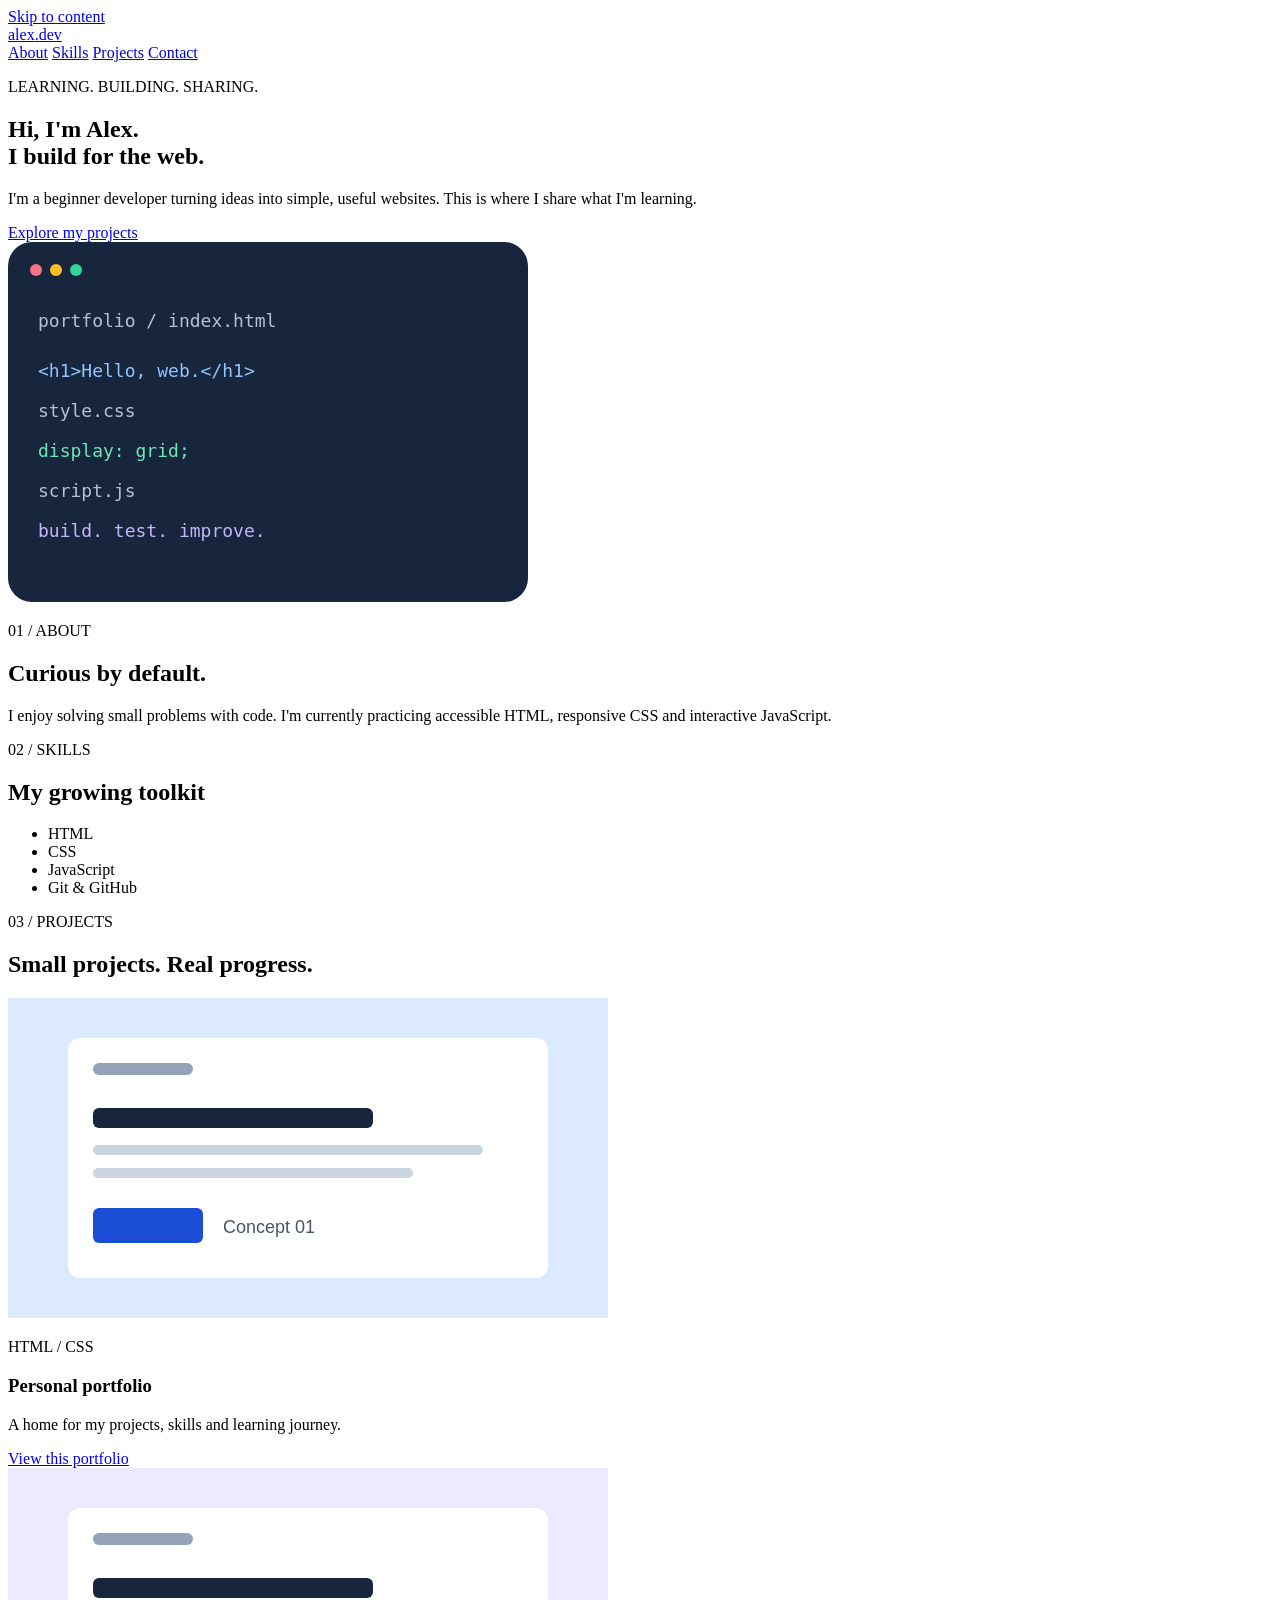
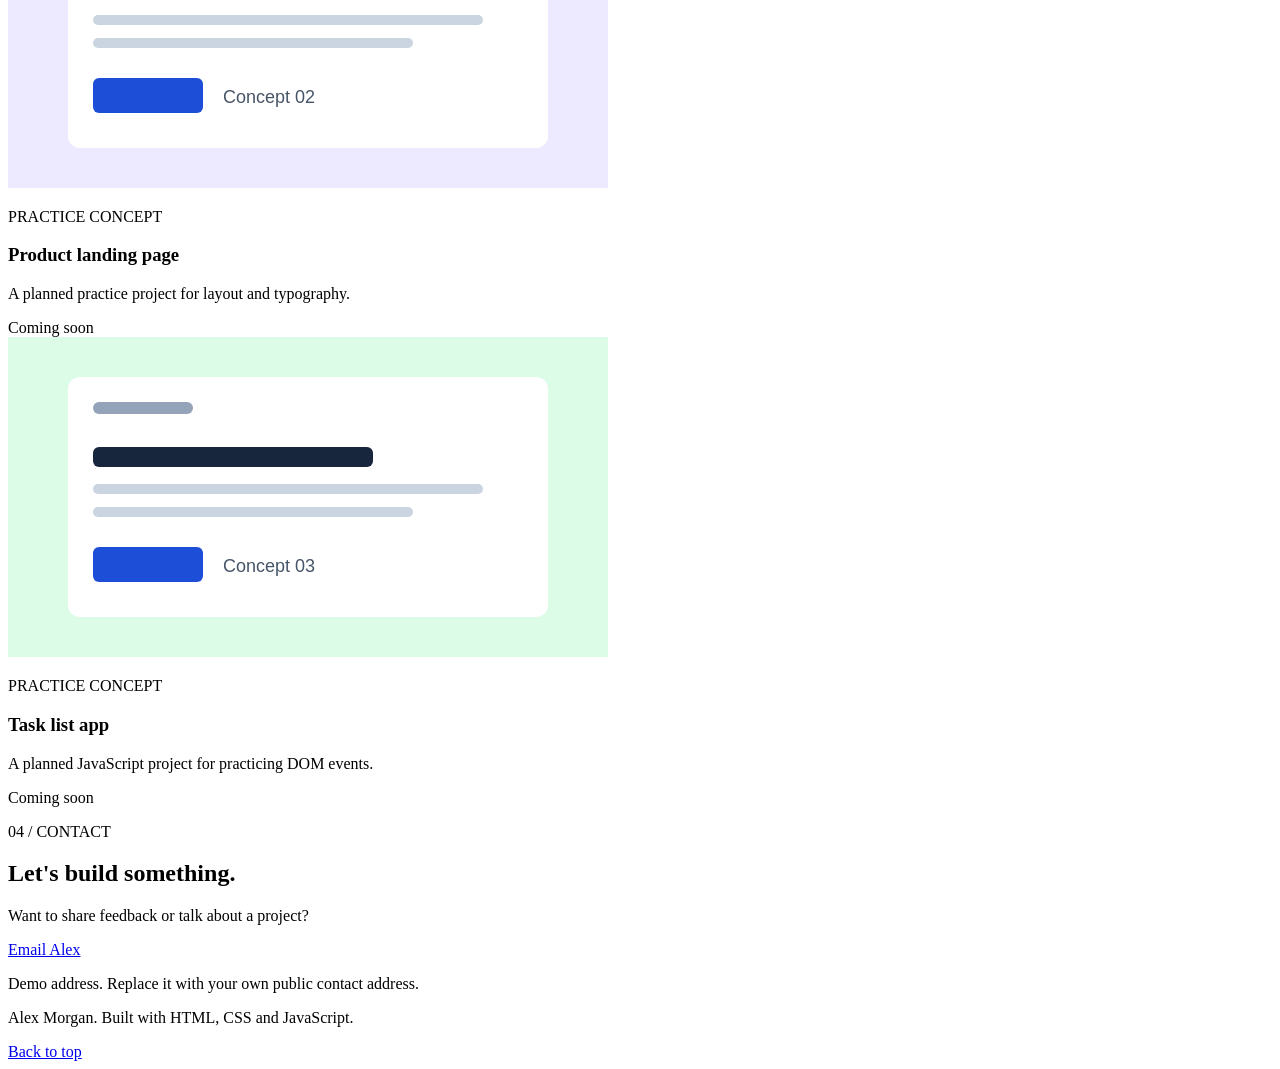
<file: 02-html-complete/index.html>
<!DOCTYPE html>
<html lang="en">
<head>
  <meta charset="UTF-8">
  <meta name="viewport" content="width=device-width, initial-scale=1">
  <meta name="description" content="Alex Morgan's web development portfolio.">
  <title>Alex Morgan | Web Developer</title>
</head>
<body>
  <a class="skip-link" href="#main">Skip to content</a>
  <header class="site-header">
    <nav class="container nav" aria-label="Main navigation">
      <a class="brand" href="#home">alex<span>.dev</span></a>
      <button id="menu-button" class="menu-button" hidden
        aria-controls="nav-links" aria-expanded="false">Menu</button>
      <div id="nav-links" class="nav-links">
        <a href="#about">About</a>
        <a href="#skills">Skills</a>
        <a href="#projects">Projects</a>
        <a href="#contact">Contact</a>
      </div>
      <button id="theme-button" hidden aria-pressed="false">Dark mode</button>
    </nav>
  </header>
  <main id="main">
    <section id="home" class="hero container">
      <div>
        <p class="eyebrow">LEARNING. BUILDING. SHARING.</p>
        <h1>Hi, I'm Alex.<br>I build for the web.</h1>
        <p class="intro">I'm a beginner developer turning ideas into simple,
          useful websites. This is where I share what I'm learning.</p>
        <a class="button" href="#projects">Explore my projects</a>
      </div>
      <img class="hero-art" src="assets/workspace.svg" width="520"
        height="360" alt="Illustrated code editor with HTML, CSS and JavaScript files">
    </section>
    <section id="about" class="container section">
      <p class="eyebrow">01 / ABOUT</p>
      <h2>Curious by default.</h2>
      <p>I enjoy solving small problems with code. I'm currently practicing
        accessible HTML, responsive CSS and interactive JavaScript.</p>
    </section>
    <section id="skills" class="container section">
      <p class="eyebrow">02 / SKILLS</p>
      <h2>My growing toolkit</h2>
      <ul class="skills">
        <li>HTML</li><li>CSS</li><li>JavaScript</li><li>Git &amp; GitHub</li>
      </ul>
    </section>
    <section id="projects" class="container section">
      <p class="eyebrow">03 / PROJECTS</p>
      <h2>Small projects. Real progress.</h2>
      <div id="filters" class="filters" hidden
        role="group" aria-label="Filter projects">
        <button data-filter="all" aria-pressed="true">All</button>
        <button data-filter="web" aria-pressed="false">Web</button>
        <button data-filter="javascript" aria-pressed="false">JavaScript</button>
      </div>
      <p id="project-count" class="muted" role="status" hidden></p>
      <div class="projects-grid">
        <article class="project-card" data-category="web">
          <img src="assets/project-1.svg" width="600" height="320"
            alt="Portfolio concept with a hero section and three project cards" loading="lazy">
          <div class="card-body">
            <p class="eyebrow">HTML / CSS</p>
            <h3>Personal portfolio</h3>
            <p>A home for my projects, skills and learning journey.</p>
            <a href="#home">View this portfolio</a>
          </div>
        </article>
        <article class="project-card" data-category="web">
          <img src="assets/project-2.svg" width="600" height="320"
            alt="Practice landing page concept with a headline and call to action" loading="lazy">
          <div class="card-body">
            <p class="eyebrow">PRACTICE CONCEPT</p>
            <h3>Product landing page</h3>
            <p>A planned practice project for layout and typography.</p>
            <span class="muted">Coming soon</span>
          </div>
        </article>
        <article class="project-card" data-category="javascript">
          <img src="assets/project-3.svg" width="600" height="320"
            alt="Planned task list app concept showing three example tasks" loading="lazy">
          <div class="card-body">
            <p class="eyebrow">PRACTICE CONCEPT</p>
            <h3>Task list app</h3>
            <p>A planned JavaScript project for practicing DOM events.</p>
            <span class="muted">Coming soon</span>
          </div>
        </article>
      </div>
    </section>
    <section id="contact" class="container section contact">
      <p class="eyebrow">04 / CONTACT</p>
      <h2>Let's build something.</h2>
      <p>Want to share feedback or talk about a project?</p>
      <a class="button" href="mailto:alex@example.com">Email Alex</a>
      <p class="muted">Demo address. Replace it with your own public contact address.</p>
    </section>
  </main>
  <footer class="container footer">
    <p>Alex Morgan. Built with HTML, CSS and JavaScript.</p>
    <a href="#home">Back to top</a>
  </footer>
</body>
</html>
</file>
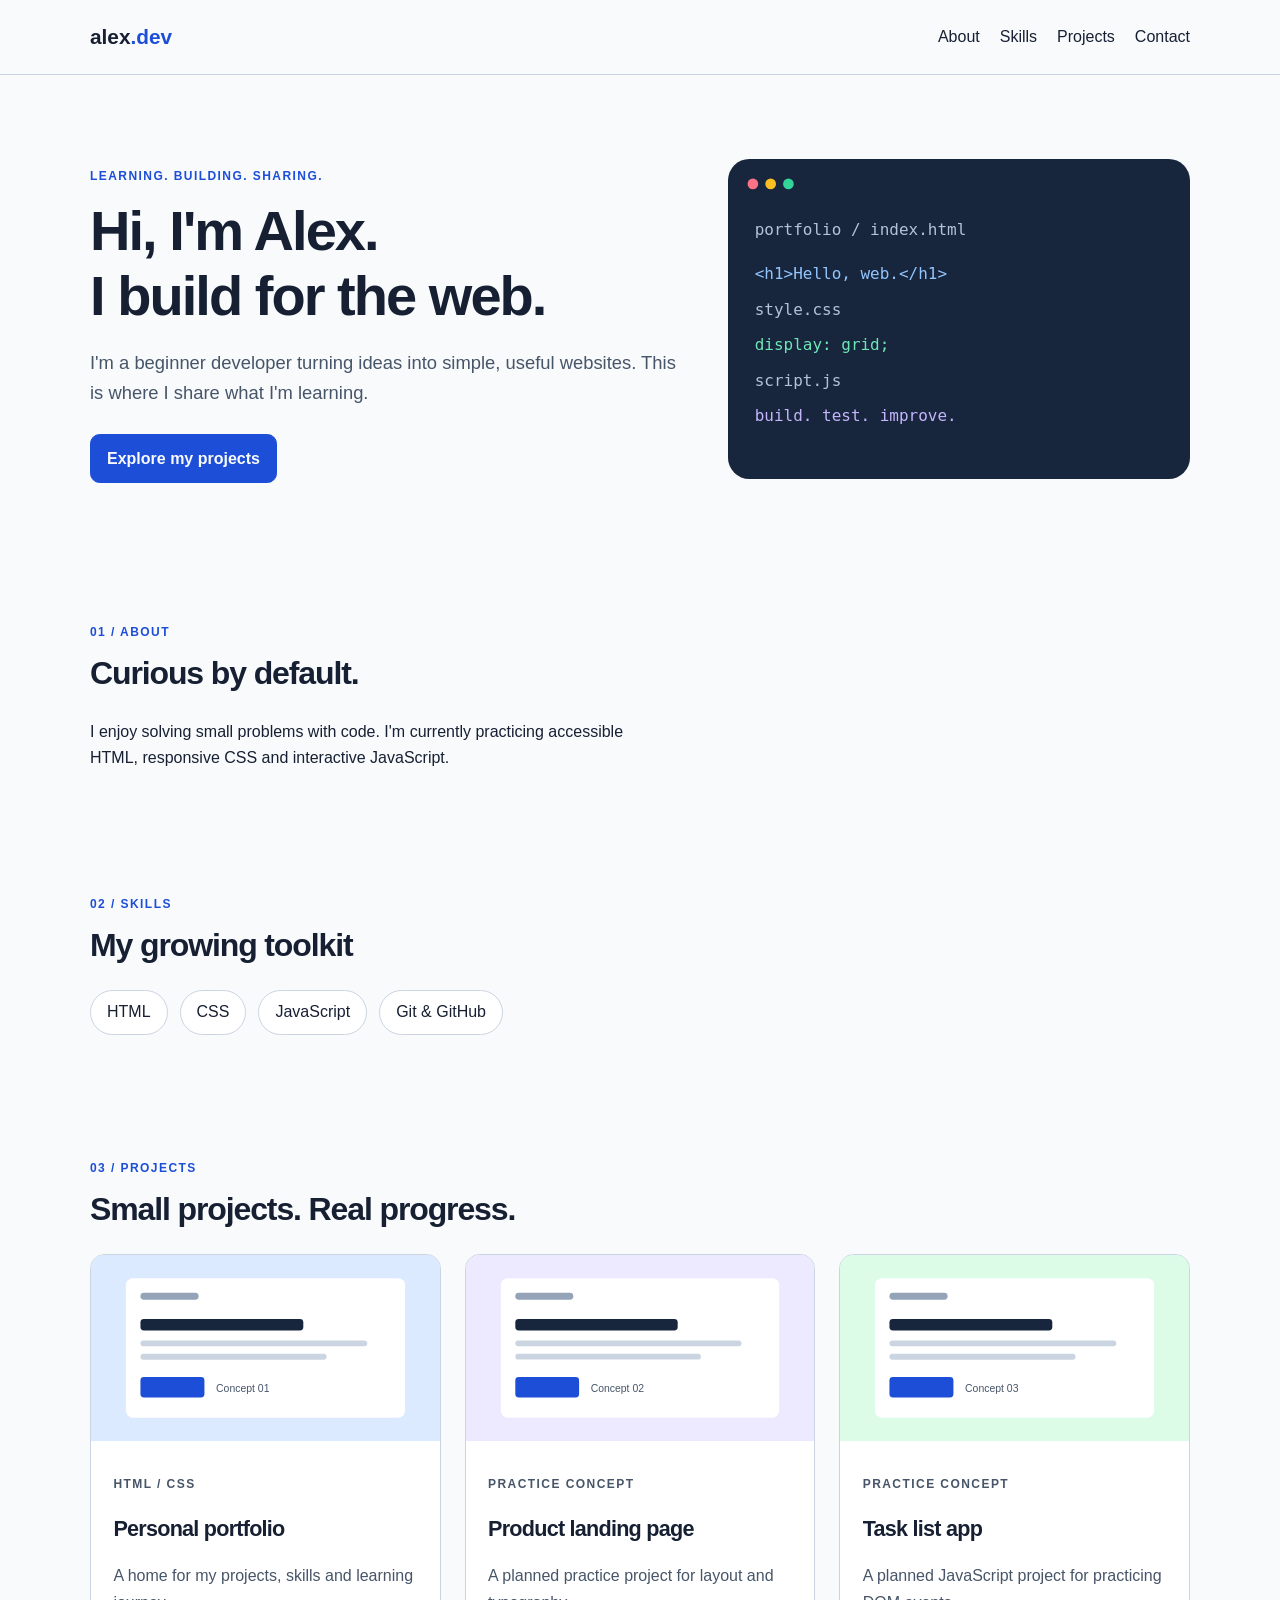
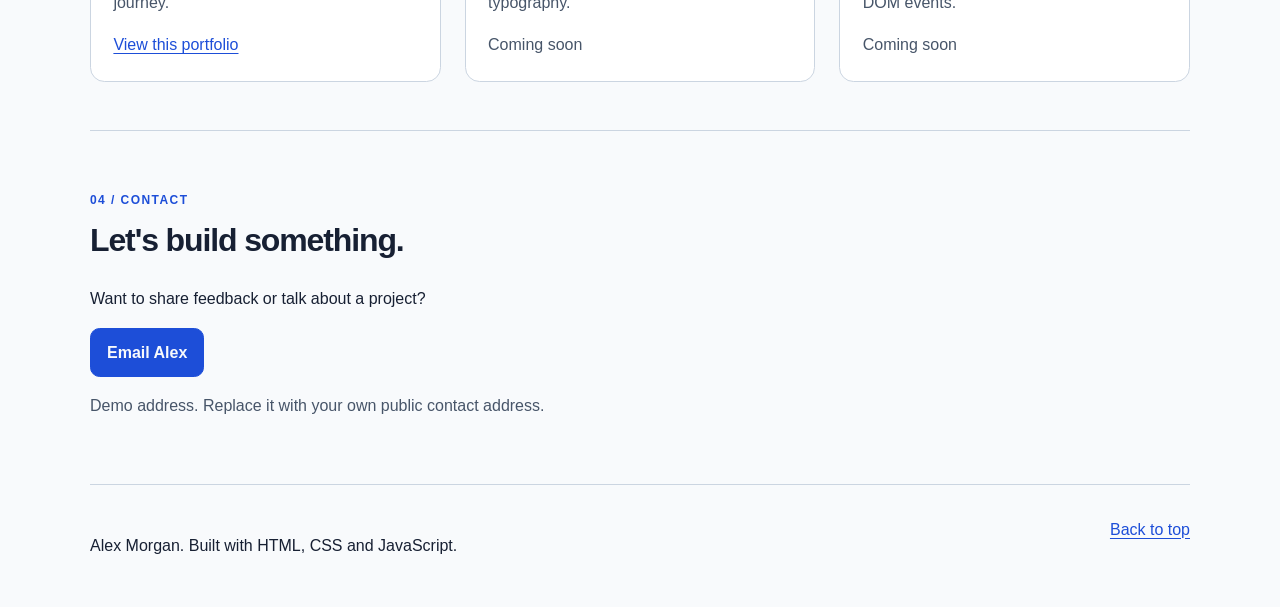
<file: 03-css-complete/index.html>
<!DOCTYPE html>
<html lang="en">
<head>
  <meta charset="UTF-8">
  <meta name="viewport" content="width=device-width, initial-scale=1">
  <meta name="description" content="Alex Morgan's web development portfolio.">
  <title>Alex Morgan | Web Developer</title>
  <link rel="stylesheet" href="style.css">
</head>
<body>
  <a class="skip-link" href="#main">Skip to content</a>
  <header class="site-header">
    <nav class="container nav" aria-label="Main navigation">
      <a class="brand" href="#home">alex<span>.dev</span></a>
      <button id="menu-button" class="menu-button" hidden
        aria-controls="nav-links" aria-expanded="false">Menu</button>
      <div id="nav-links" class="nav-links">
        <a href="#about">About</a>
        <a href="#skills">Skills</a>
        <a href="#projects">Projects</a>
        <a href="#contact">Contact</a>
      </div>
      <button id="theme-button" hidden aria-pressed="false">Dark mode</button>
    </nav>
  </header>
  <main id="main">
    <section id="home" class="hero container">
      <div>
        <p class="eyebrow">LEARNING. BUILDING. SHARING.</p>
        <h1>Hi, I'm Alex.<br>I build for the web.</h1>
        <p class="intro">I'm a beginner developer turning ideas into simple,
          useful websites. This is where I share what I'm learning.</p>
        <a class="button" href="#projects">Explore my projects</a>
      </div>
      <img class="hero-art" src="assets/workspace.svg" width="520"
        height="360" alt="Illustrated code editor with HTML, CSS and JavaScript files">
    </section>
    <section id="about" class="container section">
      <p class="eyebrow">01 / ABOUT</p>
      <h2>Curious by default.</h2>
      <p>I enjoy solving small problems with code. I'm currently practicing
        accessible HTML, responsive CSS and interactive JavaScript.</p>
    </section>
    <section id="skills" class="container section">
      <p class="eyebrow">02 / SKILLS</p>
      <h2>My growing toolkit</h2>
      <ul class="skills">
        <li>HTML</li><li>CSS</li><li>JavaScript</li><li>Git &amp; GitHub</li>
      </ul>
    </section>
    <section id="projects" class="container section">
      <p class="eyebrow">03 / PROJECTS</p>
      <h2>Small projects. Real progress.</h2>
      <div id="filters" class="filters" hidden
        role="group" aria-label="Filter projects">
        <button data-filter="all" aria-pressed="true">All</button>
        <button data-filter="web" aria-pressed="false">Web</button>
        <button data-filter="javascript" aria-pressed="false">JavaScript</button>
      </div>
      <p id="project-count" class="muted" role="status" hidden></p>
      <div class="projects-grid">
        <article class="project-card" data-category="web">
          <img src="assets/project-1.svg" width="600" height="320"
            alt="Portfolio concept with a hero section and three project cards" loading="lazy">
          <div class="card-body">
            <p class="eyebrow">HTML / CSS</p>
            <h3>Personal portfolio</h3>
            <p>A home for my projects, skills and learning journey.</p>
            <a href="#home">View this portfolio</a>
          </div>
        </article>
        <article class="project-card" data-category="web">
          <img src="assets/project-2.svg" width="600" height="320"
            alt="Practice landing page concept with a headline and call to action" loading="lazy">
          <div class="card-body">
            <p class="eyebrow">PRACTICE CONCEPT</p>
            <h3>Product landing page</h3>
            <p>A planned practice project for layout and typography.</p>
            <span class="muted">Coming soon</span>
          </div>
        </article>
        <article class="project-card" data-category="javascript">
          <img src="assets/project-3.svg" width="600" height="320"
            alt="Planned task list app concept showing three example tasks" loading="lazy">
          <div class="card-body">
            <p class="eyebrow">PRACTICE CONCEPT</p>
            <h3>Task list app</h3>
            <p>A planned JavaScript project for practicing DOM events.</p>
            <span class="muted">Coming soon</span>
          </div>
        </article>
      </div>
    </section>
    <section id="contact" class="container section contact">
      <p class="eyebrow">04 / CONTACT</p>
      <h2>Let's build something.</h2>
      <p>Want to share feedback or talk about a project?</p>
      <a class="button" href="mailto:alex@example.com">Email Alex</a>
      <p class="muted">Demo address. Replace it with your own public contact address.</p>
    </section>
  </main>
  <footer class="container footer">
    <p>Alex Morgan. Built with HTML, CSS and JavaScript.</p>
    <a href="#home">Back to top</a>
  </footer>
</body>
</html>
</file>
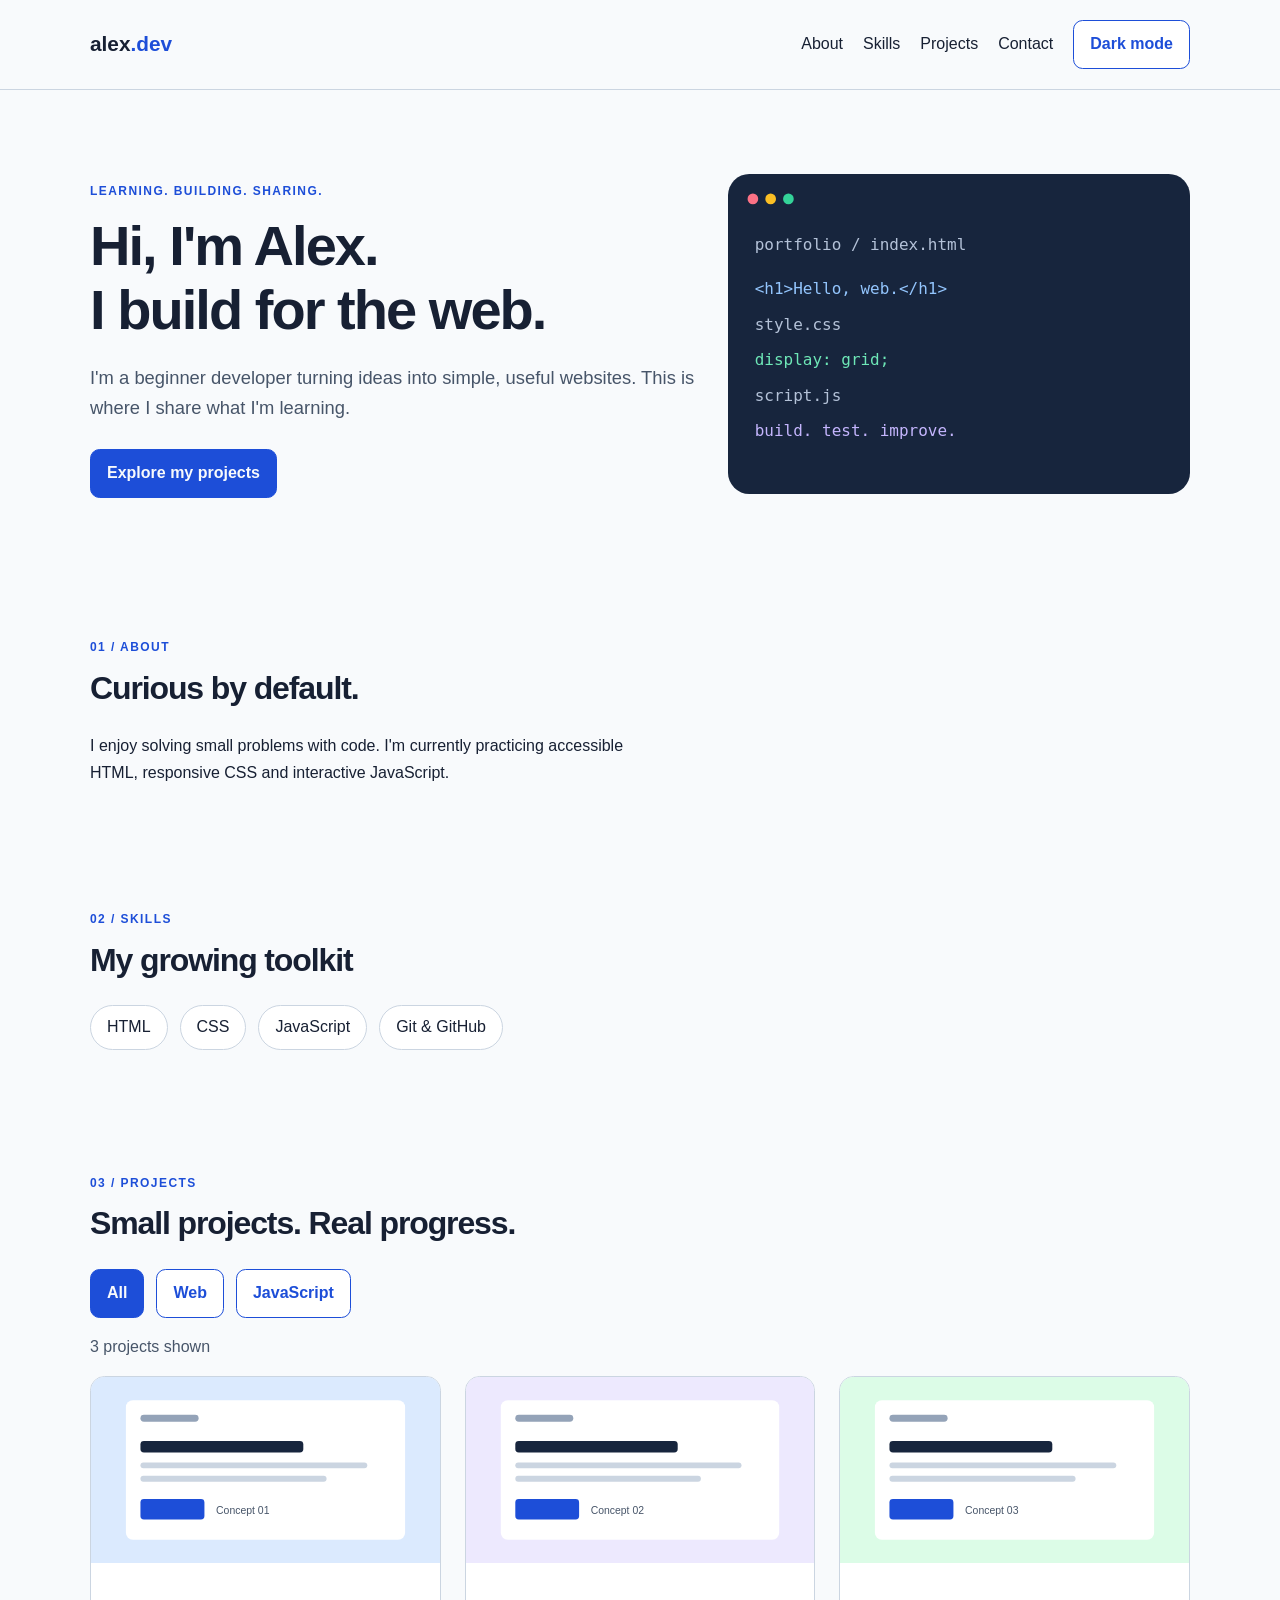
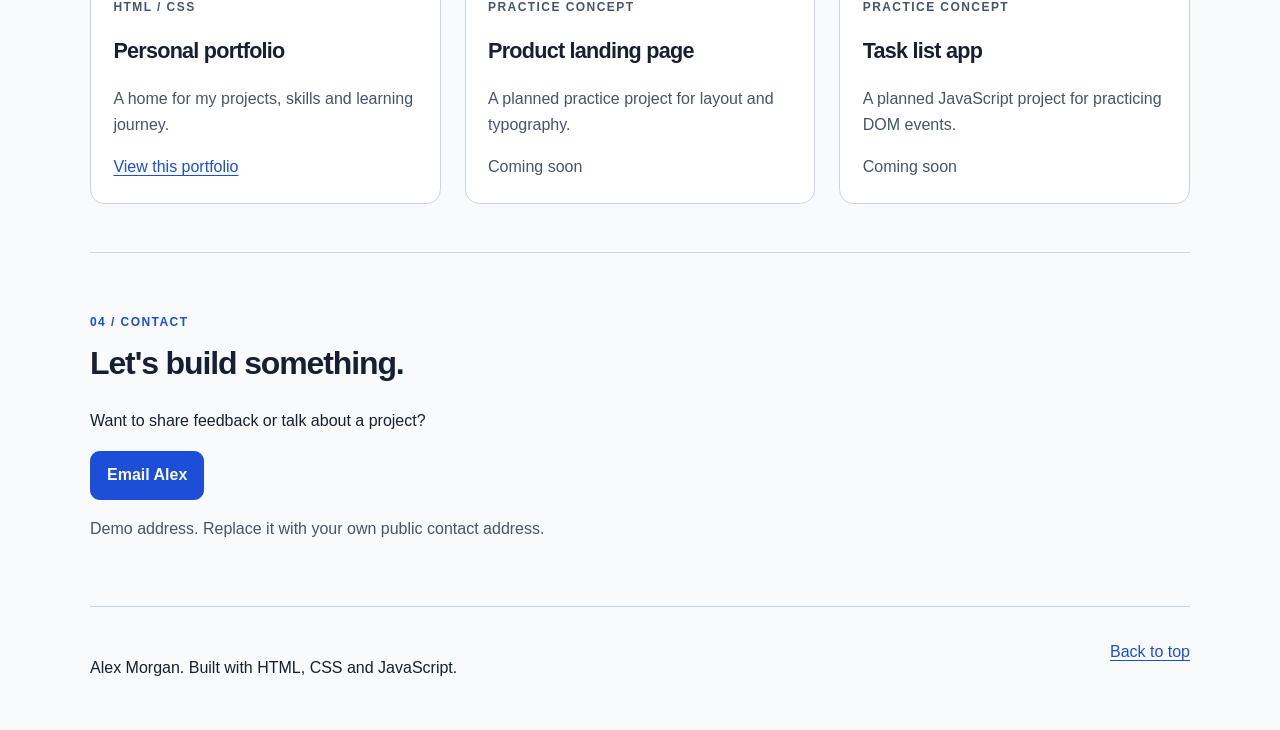
<file: 05-javascript-complete/index.html>
<!DOCTYPE html>
<html lang="en">
<head>
  <meta charset="UTF-8">
  <meta name="viewport" content="width=device-width, initial-scale=1">
  <meta name="description" content="Alex Morgan's web development portfolio.">
  <title>Alex Morgan | Web Developer</title>
  <link rel="stylesheet" href="style.css">
  <script src="script.js" defer></script>
</head>
<body>
  <a class="skip-link" href="#main">Skip to content</a>
  <header class="site-header">
    <nav class="container nav" aria-label="Main navigation">
      <a class="brand" href="#home">alex<span>.dev</span></a>
      <button id="menu-button" class="menu-button" hidden
        aria-controls="nav-links" aria-expanded="false">Menu</button>
      <div id="nav-links" class="nav-links">
        <a href="#about">About</a>
        <a href="#skills">Skills</a>
        <a href="#projects">Projects</a>
        <a href="#contact">Contact</a>
      </div>
      <button id="theme-button" hidden aria-pressed="false">Dark mode</button>
    </nav>
  </header>
  <main id="main">
    <section id="home" class="hero container">
      <div>
        <p class="eyebrow">LEARNING. BUILDING. SHARING.</p>
        <h1>Hi, I'm Alex.<br>I build for the web.</h1>
        <p class="intro">I'm a beginner developer turning ideas into simple,
          useful websites. This is where I share what I'm learning.</p>
        <a class="button" href="#projects">Explore my projects</a>
      </div>
      <img class="hero-art" src="assets/workspace.svg" width="520"
        height="360" alt="Illustrated code editor with HTML, CSS and JavaScript files">
    </section>
    <section id="about" class="container section">
      <p class="eyebrow">01 / ABOUT</p>
      <h2>Curious by default.</h2>
      <p>I enjoy solving small problems with code. I'm currently practicing
        accessible HTML, responsive CSS and interactive JavaScript.</p>
    </section>
    <section id="skills" class="container section">
      <p class="eyebrow">02 / SKILLS</p>
      <h2>My growing toolkit</h2>
      <ul class="skills">
        <li>HTML</li><li>CSS</li><li>JavaScript</li><li>Git &amp; GitHub</li>
      </ul>
    </section>
    <section id="projects" class="container section">
      <p class="eyebrow">03 / PROJECTS</p>
      <h2>Small projects. Real progress.</h2>
      <div id="filters" class="filters" hidden
        role="group" aria-label="Filter projects">
        <button data-filter="all" aria-pressed="true">All</button>
        <button data-filter="web" aria-pressed="false">Web</button>
        <button data-filter="javascript" aria-pressed="false">JavaScript</button>
      </div>
      <p id="project-count" class="muted" role="status" hidden></p>
      <div class="projects-grid">
        <article class="project-card" data-category="web">
          <img src="assets/project-1.svg" width="600" height="320"
            alt="Portfolio concept with a hero section and three project cards" loading="lazy">
          <div class="card-body">
            <p class="eyebrow">HTML / CSS</p>
            <h3>Personal portfolio</h3>
            <p>A home for my projects, skills and learning journey.</p>
            <a href="#home">View this portfolio</a>
          </div>
        </article>
        <article class="project-card" data-category="web">
          <img src="assets/project-2.svg" width="600" height="320"
            alt="Practice landing page concept with a headline and call to action" loading="lazy">
          <div class="card-body">
            <p class="eyebrow">PRACTICE CONCEPT</p>
            <h3>Product landing page</h3>
            <p>A planned practice project for layout and typography.</p>
            <span class="muted">Coming soon</span>
          </div>
        </article>
        <article class="project-card" data-category="javascript">
          <img src="assets/project-3.svg" width="600" height="320"
            alt="Planned task list app concept showing three example tasks" loading="lazy">
          <div class="card-body">
            <p class="eyebrow">PRACTICE CONCEPT</p>
            <h3>Task list app</h3>
            <p>A planned JavaScript project for practicing DOM events.</p>
            <span class="muted">Coming soon</span>
          </div>
        </article>
      </div>
    </section>
    <section id="contact" class="container section contact">
      <p class="eyebrow">04 / CONTACT</p>
      <h2>Let's build something.</h2>
      <p>Want to share feedback or talk about a project?</p>
      <a class="button" href="mailto:alex@example.com">Email Alex</a>
      <p class="muted">Demo address. Replace it with your own public contact address.</p>
    </section>
  </main>
  <footer class="container footer">
    <p>Alex Morgan. Built with HTML, CSS and JavaScript.</p>
    <a href="#home">Back to top</a>
  </footer>
</body>
</html>
</file>
<file: 03-css-complete/style.css>
/* 2.2 Theme and type */
:root {
  color-scheme: light;
  --bg: #f8fafc;
  --surface: #ffffff;
  --text: #172033;
  --muted: #475569;
  --accent: #1d4ed8;
  --line: #cbd5e1;
}
body.dark {
  color-scheme: dark;
  --bg: #0b1220;
  --surface: #121e32;
  --text: #edf2fc;
  --muted: #b4c2d8;
  --accent: #93c5fd;
  --line: #334155;
}
/* 2.3 Box model and shared elements */
* { box-sizing: border-box; }
body {
  margin: 0;
  background: var(--bg);
  color: var(--text);
  font-family: Arial, Helvetica, sans-serif;
  font-size: 1rem;
  line-height: 1.65;
}
[hidden] { display: none !important; }
a { color: var(--accent); text-underline-offset: .2em; }
button, .button {
  display: inline-block;
  border: 1px solid var(--accent);
  border-radius: .6rem;
  padding: .65rem 1rem;
  font: inherit;
  font-weight: 700;
  cursor: pointer;
  background: var(--surface);
  color: var(--accent);
}
.button { background: var(--accent); color: var(--bg); text-decoration: none; }
button[aria-pressed="true"] { background: var(--accent); color: var(--bg); }
:focus-visible { outline: 3px solid var(--accent); outline-offset: 4px; }
.container { width: 1100px; margin-inline: auto; }
img { display: block; }
h1, h2, h3 { line-height: 1.15; letter-spacing: -.035em; }
h1 { font-size: 3.5rem; margin-block: .6rem 1.25rem; }
h2 { font-size: 2rem; margin-top: .5rem; }
h3 { font-size: 1.35rem; }
p { max-width: 65ch; }
.eyebrow { color: var(--accent); font-size: .75rem; font-weight: 700; letter-spacing: .12em; }
.muted { color: var(--muted); }
.intro { color: var(--muted); font-size: 1.15rem; margin-bottom: 1.6rem; }
.section { padding-block: 3rem; }
/* 2.4 Flexbox */
.site-header { border-bottom: 1px solid var(--line); }
.nav { display: flex; align-items: center; gap: 1.25rem; padding-block: 1.25rem; }
.brand { margin-right: auto; font-size: 1.3rem; font-weight: 800; text-decoration: none; color: var(--text); }
.brand span { color: var(--accent); }
.nav-links { display: flex; gap: 1.25rem; }
.nav-links a { color: var(--text); text-decoration: none; }
.hero { display: flex; align-items: center; gap: 3rem; padding-block: 5rem; }
.hero > div { flex: 1; }
.hero-art { width: 42%; height: auto; }
.skills, .filters { display: flex; flex-wrap: wrap; gap: .75rem; }
.skills { padding: 0; list-style: none; }
.skills li { padding: .5rem 1rem; background: var(--surface); border: 1px solid var(--line); border-radius: 2rem; }
/* 2.5 Grid */
.projects-grid { display: grid; grid-template-columns: repeat(3, minmax(0, 1fr)); gap: 1.5rem; }
.project-card { overflow: hidden; background: var(--surface); border: 1px solid var(--line); border-radius: .9rem; }
.project-card img { width: 100%; height: auto; }
.card-body { padding: 1.4rem; }
.card-body p { color: var(--muted); }
/* 2.6 Feedback */
.project-card { transition: transform .2s ease; }
.project-card:hover, .project-card:focus-within { transform: translateY(-4px); }
a:hover { text-decoration: underline; }
button:hover, .button:hover { filter: brightness(.95); }
.contact { border-top: 1px solid var(--line); }
.footer { display: flex; justify-content: space-between; gap: 1rem; padding-block: 2rem; border-top: 1px solid var(--line); }
.skip-link { position: absolute; left: 1rem; top: -5rem; padding: .6rem; background: var(--surface); z-index: 10; }
.skip-link:focus { top: .5rem; }
</file>
<file: 05-javascript-complete/style.css>
/* 2.2 Theme and type */
:root {
  color-scheme: light;
  --bg: #f8fafc;
  --surface: #ffffff;
  --text: #172033;
  --muted: #475569;
  --accent: #1d4ed8;
  --line: #cbd5e1;
}
body.dark {
  color-scheme: dark;
  --bg: #0b1220;
  --surface: #121e32;
  --text: #edf2fc;
  --muted: #b4c2d8;
  --accent: #93c5fd;
  --line: #334155;
}
/* 2.3 Box model and shared elements */
* { box-sizing: border-box; }
body {
  margin: 0;
  background: var(--bg);
  color: var(--text);
  font-family: Arial, Helvetica, sans-serif;
  font-size: 1rem;
  line-height: 1.65;
}
[hidden] { display: none !important; }
a { color: var(--accent); text-underline-offset: .2em; }
button, .button {
  display: inline-block;
  border: 1px solid var(--accent);
  border-radius: .6rem;
  padding: .65rem 1rem;
  font: inherit;
  font-weight: 700;
  cursor: pointer;
  background: var(--surface);
  color: var(--accent);
}
.button { background: var(--accent); color: var(--bg); text-decoration: none; }
button[aria-pressed="true"] { background: var(--accent); color: var(--bg); }
:focus-visible { outline: 3px solid var(--accent); outline-offset: 4px; }
.container { width: 1100px; margin-inline: auto; }
img { display: block; }
h1, h2, h3 { line-height: 1.15; letter-spacing: -.035em; }
h1 { font-size: 3.5rem; margin-block: .6rem 1.25rem; }
h2 { font-size: 2rem; margin-top: .5rem; }
h3 { font-size: 1.35rem; }
p { max-width: 65ch; }
.eyebrow { color: var(--accent); font-size: .75rem; font-weight: 700; letter-spacing: .12em; }
.muted { color: var(--muted); }
.intro { color: var(--muted); font-size: 1.15rem; margin-bottom: 1.6rem; }
.section { padding-block: 3rem; }
/* 2.4 Flexbox */
.site-header { border-bottom: 1px solid var(--line); }
.nav { display: flex; align-items: center; gap: 1.25rem; padding-block: 1.25rem; }
.brand { margin-right: auto; font-size: 1.3rem; font-weight: 800; text-decoration: none; color: var(--text); }
.brand span { color: var(--accent); }
.nav-links { display: flex; gap: 1.25rem; }
.nav-links a { color: var(--text); text-decoration: none; }
.hero { display: flex; align-items: center; gap: 3rem; padding-block: 5rem; }
.hero > div { flex: 1; }
.hero-art { width: 42%; height: auto; }
.skills, .filters { display: flex; flex-wrap: wrap; gap: .75rem; }
.skills { padding: 0; list-style: none; }
.skills li { padding: .5rem 1rem; background: var(--surface); border: 1px solid var(--line); border-radius: 2rem; }
/* 2.5 Grid */
.projects-grid { display: grid; grid-template-columns: repeat(3, minmax(0, 1fr)); gap: 1.5rem; }
.project-card { overflow: hidden; background: var(--surface); border: 1px solid var(--line); border-radius: .9rem; }
.project-card img { width: 100%; height: auto; }
.card-body { padding: 1.4rem; }
.card-body p { color: var(--muted); }
/* 2.6 Feedback */
.project-card { transition: transform .2s ease; }
.project-card:hover, .project-card:focus-within { transform: translateY(-4px); }
a:hover { text-decoration: underline; }
button:hover, .button:hover { filter: brightness(.95); }
.contact { border-top: 1px solid var(--line); }
.footer { display: flex; justify-content: space-between; gap: 1rem; padding-block: 2rem; border-top: 1px solid var(--line); }
.skip-link { position: absolute; left: 1rem; top: -5rem; padding: .6rem; background: var(--surface); z-index: 10; }
.skip-link:focus { top: .5rem; }
/* 3.2 Mobile first overrides and breakpoints */
.container { width: min(1100px, calc(100% - 2rem)); }
img { max-width: 100%; height: auto; }
h1 { font-size: clamp(2.25rem, 5vw, 3.5rem); }
.hero { flex-direction: column; align-items: stretch; gap: 2rem; padding-block: 3rem; }
.hero-art { width: min(100%, 520px); align-self: center; }
.projects-grid { grid-template-columns: 1fr; }
.nav { flex-wrap: wrap; }
.nav-links { flex-wrap: wrap; }
.footer { flex-direction: column; }
@media (min-width: 640px) {
  .projects-grid { grid-template-columns: repeat(2, minmax(0, 1fr)); }
}
@media (min-width: 960px) {
  .projects-grid { grid-template-columns: repeat(3, minmax(0, 1fr)); }
  .hero { flex-direction: row; align-items: center; padding-block: 5rem; }
  .hero-art { width: 42%; }
  .footer { flex-direction: row; }
}
/* 3.4 Menu enhanced by JavaScript; links work without it */
@media (max-width: 639px) {
  .nav-links { width: 100%; flex-direction: column; order: 3; }
  .nav-links a { padding-block: .5rem; }
  .js .nav-links { display: none; }
  .js .nav-links.is-open { display: flex; }
}
@media (prefers-reduced-motion: reduce) {
  .project-card { transition: none; }
  .project-card:hover, .project-card:focus-within { transform: none; }
}
</file>
